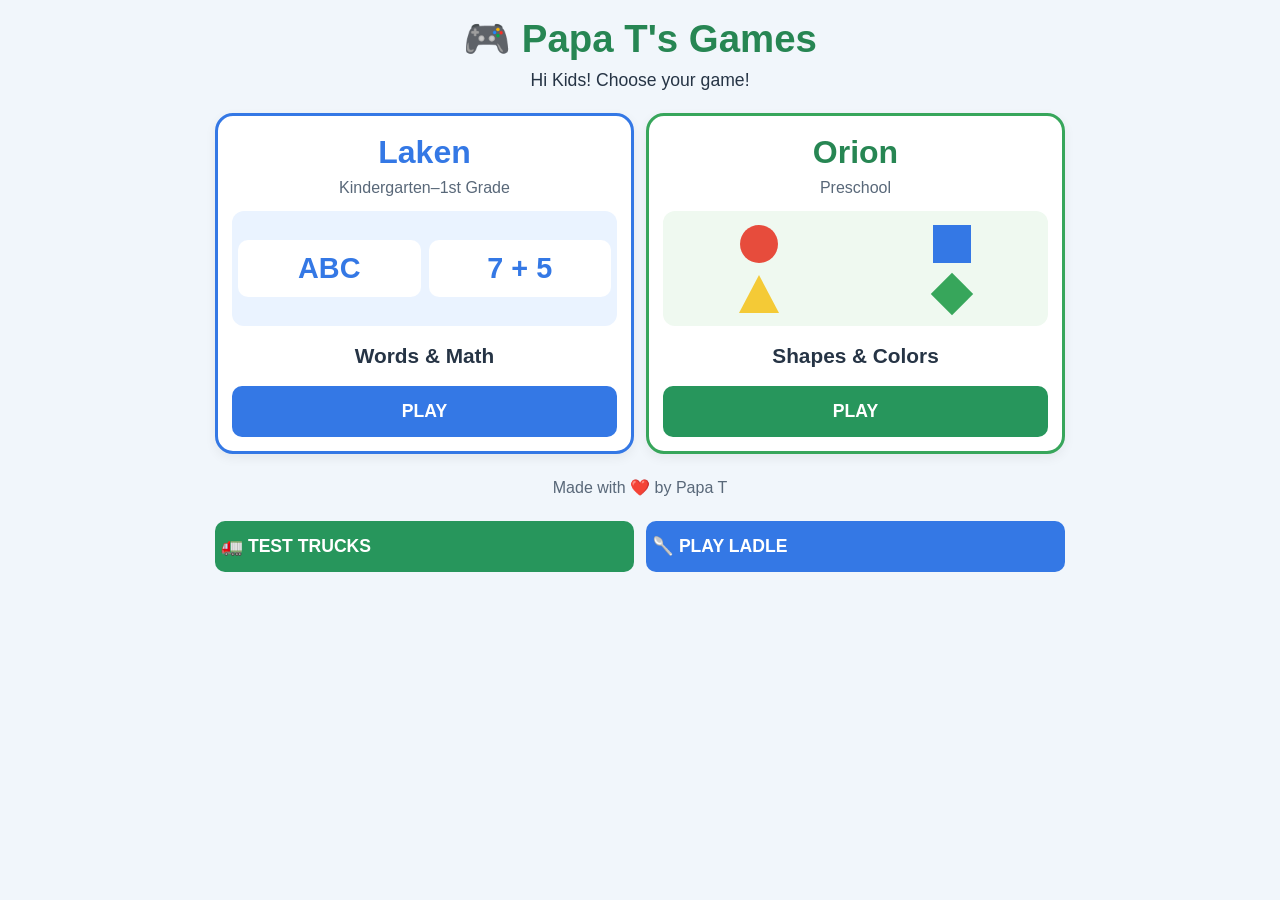
<file: index.html>
<!DOCTYPE html>
<html lang="en">
<head>
    <meta charset="UTF-8">
    <meta name="viewport"
          content="width=device-width, initial-scale=1.0">

    <title>Papa T's Games</title>
    <link rel="stylesheet" href="home.css?v=5">
</head>

<body>
    <main class="home">

        <header class="welcome">
            <h1>🎮 Papa T's Games</h1>
            <p>Hi Kids! Choose your game!</p>
        </header>

        <section class="gameCard lakenCard">
            <h2>Laken</h2>
            <p class="grade">Kindergarten–1st Grade</p>

            <div class="gamePicture lakenPicture">
                <div class="learningTile">ABC</div>
                <div class="learningTile">7 + 5</div>
            </div>

            <h3>Words &amp; Math</h3>

            <a class="playButton lakenButton"
               href="ptlg.html?student=Laken">
                PLAY
            </a>
        </section>

        <section class="gameCard orionCard">
            <h2>Orion</h2>
            <p class="grade">Preschool</p>

            <div class="gamePicture orionPicture">
                <div class="shapePictures">
                    <div class="circle"></div>
                    <div class="square"></div>
                    <div class="triangle"></div>
                    <div class="diamond"></div>
                </div>
            </div>

            <h3>Shapes &amp; Colors</h3>

            <a class="playButton orionButton"
               href="ptog.html?student=Orion">
                PLAY
            </a>

        </section>

        <footer>Made with ❤️ by Papa T</footer>

<a class="playButton orionButton"
   href="trucks.html">
    🚛 TEST TRUCKS
</a>

<a class="playButton lakenButton"
href="wordle.html">
    🥄 PLAY LADLE
</a>

    </main>
</body>
</html>
</file>
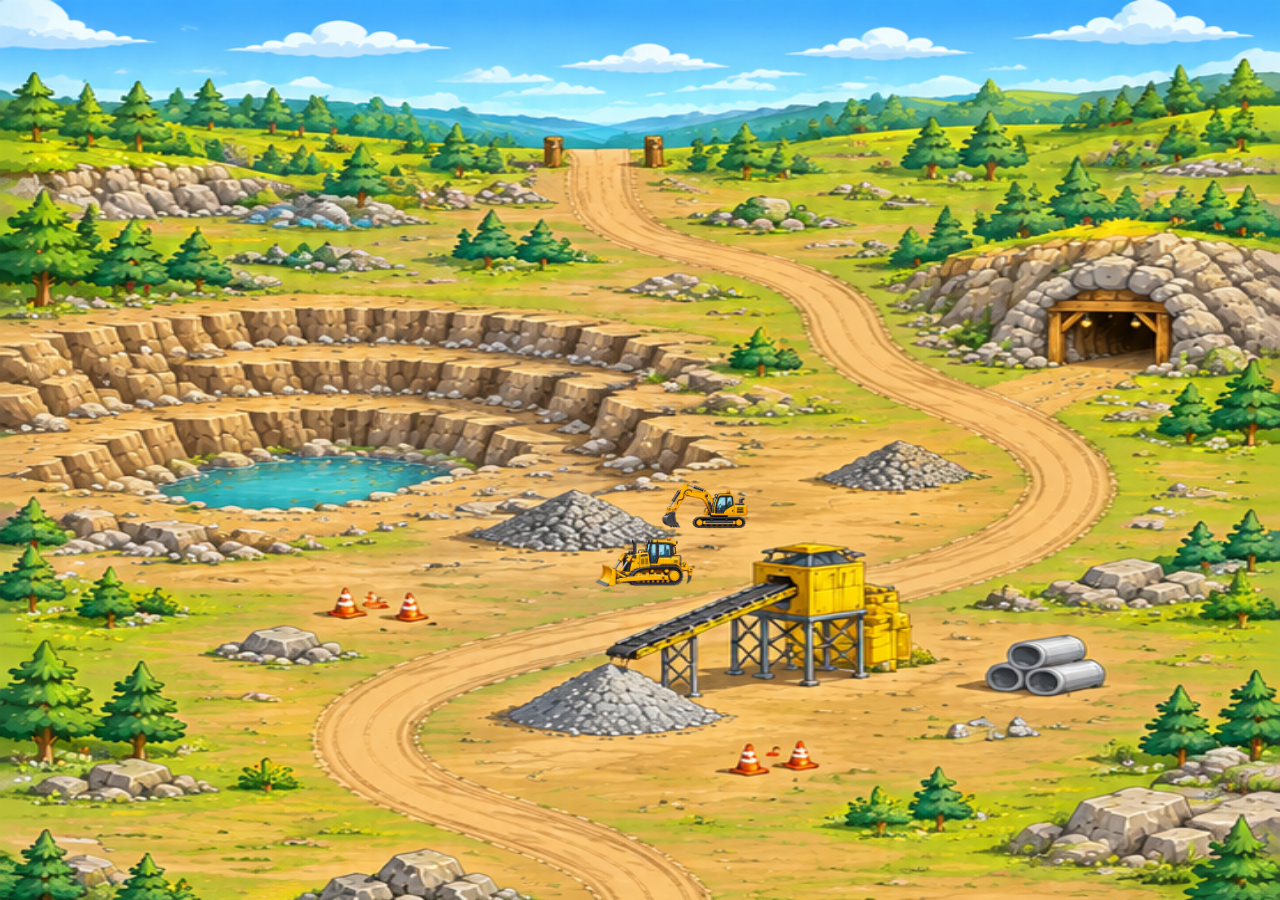
<file: construction.html>
<!DOCTYPE html>
<html lang="en">
<head>
    <meta charset="UTF-8">
    <meta name="viewport"
          content="width=device-width, initial-scale=1.0">

    <title>Papa T's Construction World</title>
    <link rel="stylesheet" href="construction.css">
</head>

<body>
    <div id="viewport">
        <div id="world">

    <section class="zone quarry-world"></section>

        </div>
    </div>

    <script src="construction.js"></script>
</body>
</html>
</file>
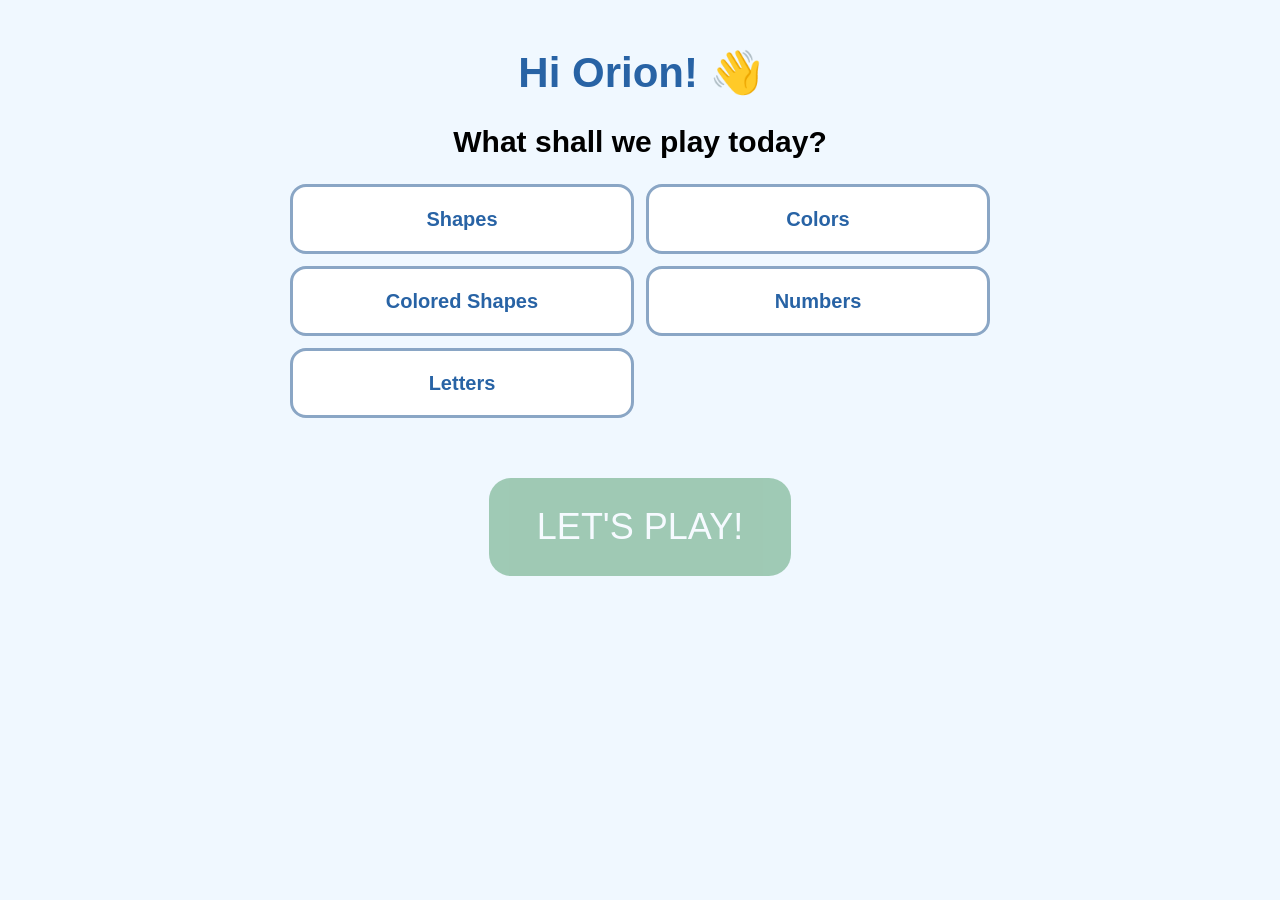
<file: ptog.html>
<!DOCTYPE html>
<html lang="en">
<head>
    <meta charset="UTF-8">
    <meta name="viewport"
          content="width=device-width, initial-scale=1.0">

    <title>Orion's Game</title>
    <link rel="stylesheet" href="ptog.css">
</head>

<body>
    <main class="game">

        <h1 id="heading">Hi Orion! 👋</h1>


        <div id="welcomeScreen">

            <h2>What shall we play today?</h2>

            <div id="activityMenu" class="activityMenu">
                <!-- Activity choices will be created from ptog.json -->
            </div>

            <button id="startButton"
                    class="gameButton"
                    type="button">
                LET'S PLAY!
            </button>

        </div>


        <div id="gameScreen" hidden>
            <h2 id="question"></h2>

            <div id="choices"></div>

            <p id="feedback" aria-live="polite"></p>
        </div>

        
        <div id="roundCompleteScreen" hidden>
            <h2>⭐ Round Complete! ⭐</h2>

            <p id="roundMessage"></p>

            <button id="playAgainButton">
                PLAY AGAIN!
            </button>
        </div>
   

    </main>

    <script src="ptog.js?v=1"></script>
</body>
</html>
</file>
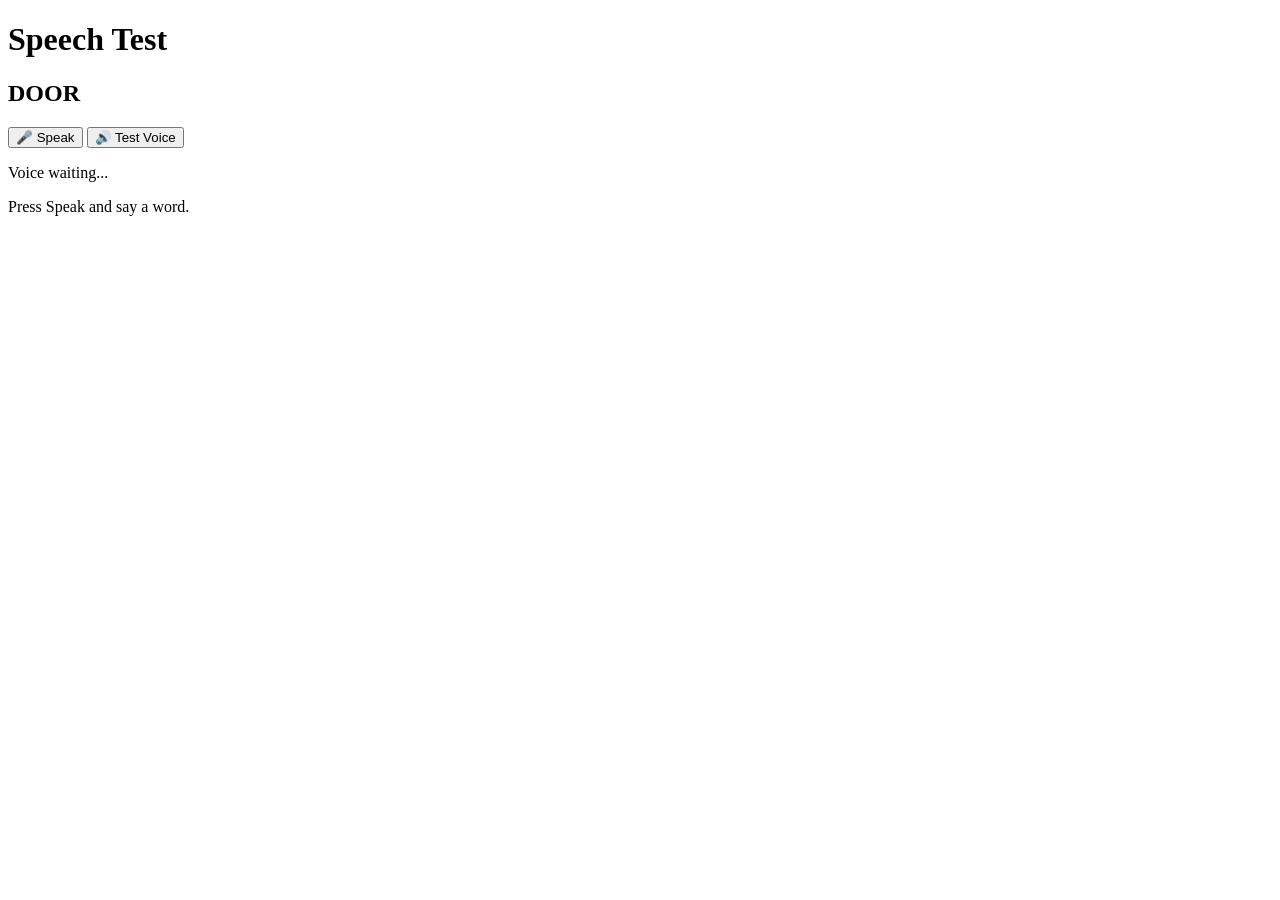
<file: speechtest.html>
<!DOCTYPE html>
<html>
<head>
    <title>Speech Test</title>
</head>

<body>

    <h1>Speech Test</h1>

    <h2 id="word">DOOR</h2>

    <button onclick="startListening()">🎤 Speak</button>

    <button id="testVoice">🔊 Test Voice</button>
    <p id="voiceStatus">Voice waiting...</p>

    <p id="status">Press Speak and say a word.</p>
    <p id="heard"></p>
    <p id="result"></p>


  <script>
    let expectedWord = "door";

    function startListening() {

        const SpeechRecognition =
            window.SpeechRecognition ||
            window.webkitSpeechRecognition;

        const recognition = new SpeechRecognition();

        recognition.lang = "en-US";
        recognition.interimResults = false;
        recognition.maxAlternatives = 1;

        document.getElementById("status").innerHTML =
            "Listening...";

        recognition.start();

        recognition.onresult = function(event) {

            let spokenWord =
                event.results[0][0].transcript;

            spokenWord = spokenWord
                .trim()
                .toLowerCase()
                .replace(/[.,!?]/g, "");

            document.getElementById("heard").innerHTML =
                "You said: " + spokenWord;

            if (spokenWord === expectedWord) {
                document.getElementById("result").innerHTML =
                    "✅ Correct!";
            }
            else {
                document.getElementById("result").innerHTML =
                    "❌ Try Again";
            }

            console.log("Expected:", expectedWord);
            console.log("Heard:", spokenWord);
        };

        recognition.onerror = function(event) {

            document.getElementById("status").innerHTML =
                "Speech error: " + event.error;

            console.log("Speech error:", event.error);
        };
    }

const testVoiceButton = document.getElementById("testVoice");
const voiceStatus = document.getElementById("voiceStatus");

testVoiceButton.addEventListener("click", function () {

    voiceStatus.textContent = "Trying to speak...";

    const message = new SpeechSynthesisUtterance(
        "Hello Laken! Papa T's learning game can talk!"
    );

    message.onstart = function () {
        voiceStatus.textContent = "Speech started!";
    };

    message.onend = function () {
        voiceStatus.textContent = "Speech finished!";
    };

    message.onerror = function (event) {
        voiceStatus.textContent = "Speech error: " + event.error;
    };

    window.speechSynthesis.cancel();
    window.speechSynthesis.speak(message);
});
</script>

</body>
</html>
</file>
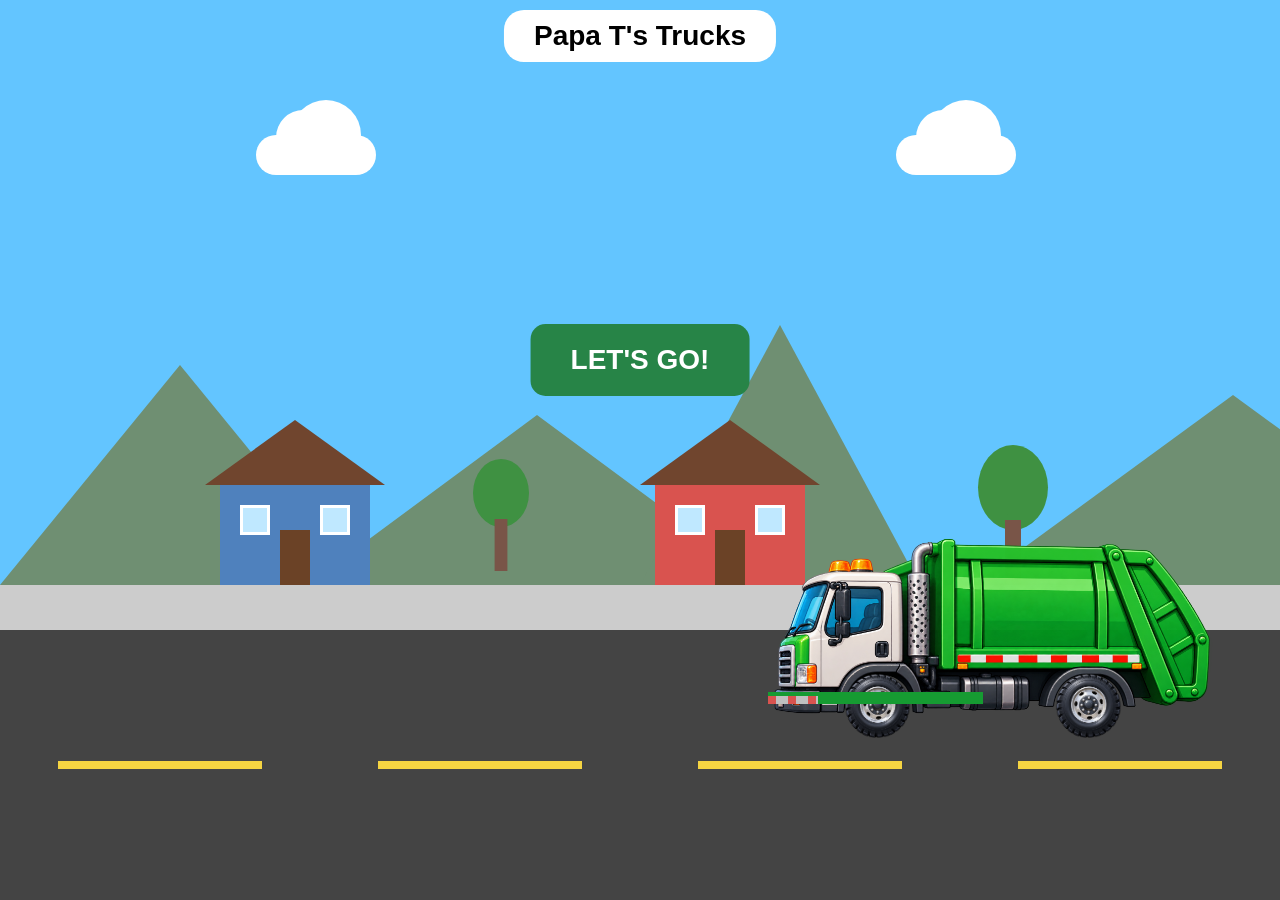
<file: trucks.html>
<!DOCTYPE html>
<html lang="en">

<head>
    <meta charset="UTF-8">

    <meta name="viewport"
          content="width=device-width, initial-scale=1.0, viewport-fit=cover">

    <meta name="apple-mobile-web-app-capable" content="yes">
    <meta name="apple-mobile-web-app-status-bar-style"
          content="black-translucent">

    <title>Papa T's Trucks</title>

    <link rel="stylesheet" href="trucks.css">
</head>

<body>

    <div id="game">

        <div id="message">Papa T's Trucks</div>
        <div id="spelledWord"></div>
        <div id="endButtons">
            <button id="playAgainButton">PLAY AGAIN</button>
            <button id="exitButton">EXIT</button>
        </div>

        <div id="world">

            <button id="startButton">LET'S GO!</button>

            <div id="sky"></div>

            <div id="clouds">
                <div class="cloud cloud1"></div>
                <div class="cloud cloud2"></div>
                <div class="cloud cloud3"></div>
                <div class="cloud cloud4"></div>
            </div>

            <div id="mountains">
                <div class="mountain mountain1"></div>
                <div class="mountain mountain2"></div>
                <div class="mountain mountain3"></div>
                <div class="mountain mountain4"></div>
                <div class="mountain mountain5"></div>
                <div class="mountain mountain6"></div>
                <div class="mountain mountain7"></div>
                <div class="mountain mountain8"></div>
            </div>

            <div id="neighborhood">

                <div class="house redHouse">
                    <div class="roof"></div>
                    <div class="houseBody">
                        <div class="window windowLeft"></div>
                        <div class="window windowRight"></div>
                        <div class="door"></div>
                    </div>
                </div>
                <div class="tree tree1">
                    <div class="treeTop"></div>
                    <div class="treeTrunk"></div>
                </div>

                <div class="tree tree2">
                    <div class="treeTop"></div>
                    <div class="treeTrunk"></div>
                </div>

                <div class="house blueHouse">
                <div class="roof"></div>
                <div class="houseBody">
                    <div class="window windowLeft"></div>
                    <div class="window windowRight"></div>
                    <div class="door"></div>
                </div>
            </div>

            </div>

            <div id="curb"></div>

            <div id="road">

                <div id="roadLines">
                    <div class="roadLine"></div>
                    <div class="roadLine"></div>
                    <div class="roadLine"></div>
                    <div class="roadLine"></div>
                    <div class="roadLine"></div>
                    <div class="roadLine"></div>
                    <div class="roadLine"></div>
                    <div class="roadLine"></div>
                </div>

            </div>

            <div id="dumpsters">
                <div class="dumpster" data-answer="4">4</div>
                <div class="dumpster" data-answer="7">7</div>
                <div class="dumpster" data-answer="9">9</div>
            </div>

            <div id="truck">

                <img id="truckBody"
                    src="images/trucks/garbage/truck-body.png"
                    alt="Garbage truck">

                <img class="wheel frontWheel"
                    src="images/trucks/garbage/truck-wheel.png"
                    alt="">

                <img class="wheel rearWheel"
                    src="images/trucks/garbage/truck-wheel.png"
                    alt="">

                <div id="pickupPoint"></div>

                <div id="loaderArm">
                    <div id="loaderForks"></div>
                </div>
             

            </div>

        </div>

    </div>



    <div id="voiceAudition"
     style="position:fixed; top:10px; right:10px;
            z-index:9999; background:white; padding:10px;
            border:2px solid red; border-radius:8px;display:none; ">

    <select id="voiceSelect"></select>
    <button id="testVoiceButton">TEST VOICE</button>

</div>

    <script src="trucks.js"></script>

</body>
</html>
</file>
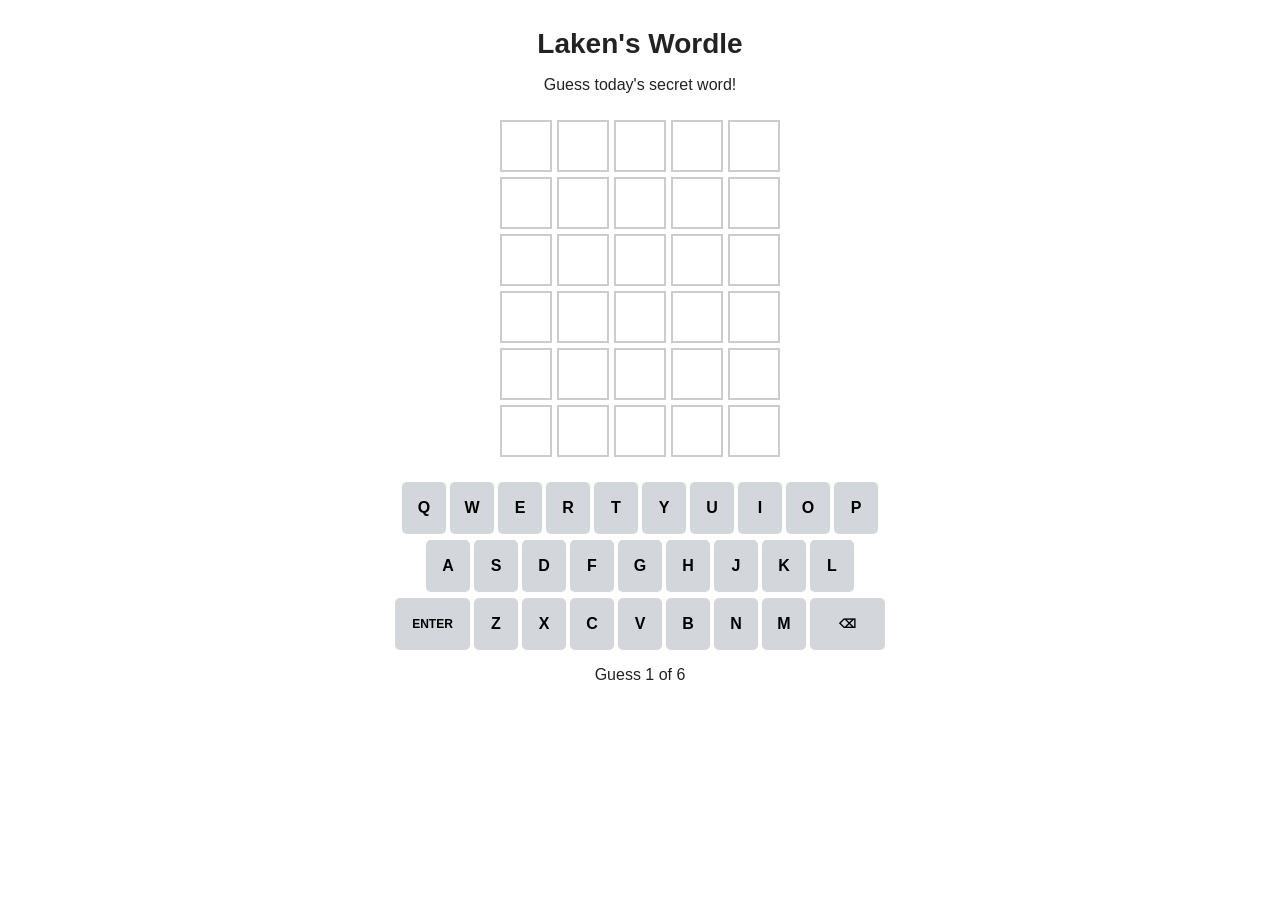
<file: wordle.html>
<!DOCTYPE html>
<html lang="en">
<head>
    <meta charset="UTF-8">
    <meta name="viewport"
          content="width=device-width, initial-scale=1.0">

    <title>Laken's Wordle</title>

    <link rel="stylesheet" href="wordle.css">
    <script src="wordle.js" defer></script>
</head>

<body>
    <main id="game">
        <h1>Laken's Wordle</h1>

        <p id="message">
            Guess today's secret word!
        </p>

        <div id="reward" style="font-size: 60px;"></div>

        <div id="wordleGrid"></div>

        <div id="keyboard"></div>

        <p id="guessCounter"></p>

        <button id="hintButton" hidden>💡 Hint</button>
        <div id="hintText" hidden></div>

    </main>
</body>
</html>
</file>
<file: home.css>
* {
    box-sizing: border-box;
}

body {
    margin: 0;
    font-family: Arial, Helvetica, sans-serif;
    background: #f1f6fb;
    color: #263445;
}

.home {
    width: min(100% - 20px, 850px);
    margin: 0 auto;
    padding: 16px 0;

    display: grid;
    grid-template-columns: repeat(2, minmax(0, 1fr));
    gap: 12px;
}

.welcome {
    grid-column: 1 / -1;
    text-align: center;
    margin-bottom: 10px;
}

.welcome h1 {
    color: #278653;
    font-size: clamp(1.6rem, 5vw, 2.4rem);
    margin: 0 0 8px;
}

.welcome p {
    font-size: 1.1rem;
    margin: 0;
}

.gameCard {
    min-width: 0;
    background: white;
    border: 3px solid;
    border-radius: 18px;
    padding: 14px;

    display: flex;
    flex-direction: column;
    align-items: center;
    text-align: center;

    box-shadow: 0 4px 12px rgba(0,0,0,.06);
}

.lakenCard {
    border-color: #3478e5;
}

.orionCard {
    border-color: #37a65b;
}

.gameCard h2 {
    font-size: clamp(1.4rem, 4vw, 2rem);
    margin: 4px 0;
}

.lakenCard h2 {
    color: #3478e5;
}

.orionCard h2 {
    color: #278653;
}

.grade {
    font-size: clamp(.75rem, 2vw, 1rem);
    color: #596879;
    margin: 4px 0 14px;
}

.gamePicture {
    width: 100%;
    min-height: 115px;
    border-radius: 12px;
    padding: 12px 6px;

    display: flex;
    align-items: center;
    justify-content: center;
}

.lakenPicture {
    background: #eaf3ff;
    gap: 8px;
}

.orionPicture {
    background: #eff9f0;
}

.learningTile {
    background: white;
    color: #3478e5;
    font-weight: bold;
    font-size: clamp(1rem, 3vw, 1.8rem);
    border-radius: 10px;
    padding: 12px 6px;
    flex: 1;
}

.shapePictures {
    width: 100%;
    display: grid;
    grid-template-columns: repeat(2, 1fr);
    gap: 12px;
    justify-items: center;
    align-items: center;
}

.circle {
    width: 38px;
    height: 38px;
    background: #e74c3c;
    border-radius: 50%;
}

.square {
    width: 38px;
    height: 38px;
    background: #3478e5;
}

.triangle {
    width: 0;
    height: 0;
    border-left: 20px solid transparent;
    border-right: 20px solid transparent;
    border-bottom: 38px solid #f4ca36;
}

.diamond {
    width: 30px;
    height: 30px;
    background: #37a65b;
    transform: rotate(45deg);
}

.gameCard h3 {
    font-size: clamp(.95rem, 2.5vw, 1.3rem);
    margin: 18px 0;
}

.playButton {
    display: block;
    width: 100%;
    margin-top: auto;
    padding: 15px 6px;
    border-radius: 10px;

    color: white;
    text-decoration: none;
    font-size: 1.1rem;
    font-weight: bold;
}

.lakenButton {
    background: #3478e5;
}

.orionButton {
    background: #27965c;
}

.playButton:active {
    transform: scale(.98);
}

.playButton:focus-visible {
    outline: 3px solid #263445;
    outline-offset: 3px;
}

footer {
    grid-column: 1 / -1;
    text-align: center;
    color: #596879;
    padding: 12px;
}

@media (max-width: 400px) {
    .gameCard {
        padding: 9px;
    }

    .shapePictures {
        gap: 8px;
    }

    .gamePicture {
        min-height: 105px;
    }

    .gameCard h3 {
        margin: 12px 0;
    }
}
</file>
<file: construction.css>
* {
    box-sizing: border-box;
}

html, body {
    margin: 0;
    padding: 0;
    height: 100%;
}

#viewport {
    width: 100%;
    height: 100dvh;
    overflow-y: auto;
    overflow-x: hidden;
}

#world {
    position: relative;
    width: 100%;
    height: 300dvh;
}

.quarry-world {
    width: 100%;
    height: 100%;
    background-image: url("images/quarry-world.png");
    background-size: 100% 100%;
    background-position: center top;
    background-repeat: no-repeat;
}

.equipment {
    position: absolute;
    height: auto;
    touch-action: none;
    user-select: none;
    -webkit-user-drag: none;
}
</file>
<file: ptog.css>
body {
    margin: 0;
    font-family: Arial, sans-serif;
    background: #f0f8ff;
    text-align: center;
}

.game {
    max-width: 700px;
    margin: 0 auto;
    padding: 20px;
}

h1 {
    font-size: 42px;
    color: #2863a5;
}

h2 {
    font-size: 30px;
}

#startButton {
    margin-top: 60px;
    padding: 28px 48px;
    font-size: 36px;
    color: white;
    background: #278447;
    border: none;
    border-radius: 22px;
}

#startButton:disabled {
    opacity: 0.4;
    cursor: not-allowed;
}

#choices {
    display: flex;
    flex-wrap: wrap;
    justify-content: center;
    gap: 22px;
    margin-top: 35px;
}

.choiceButton {
    width: 140px;
    height: 150px;
    background: white;
    border: 4px solid #8aa6c5;
    border-radius: 20px;
    display: flex;
    align-items: center;
    justify-content: center;
    cursor: pointer;
    color: black;
    -webkit-text-fill-color: black;
}

.choiceButton:disabled {
    opacity: 0.65;
}

.shape {
    width: 90px;
    height: 90px;
    background: #e74c3c;
    display: flex;
    align-items: center;
    justify-content: center;
    font-size: 56px;
    font-weight: bold;
    color: black;
    }

.circle {
    border-radius: 50%;
}

.square {
    border-radius: 4px;
}

.triangle {
    background: none;
    width: 0;
    height: 0;
    border-left: 48px solid transparent;
    border-right: 48px solid transparent;
    border-bottom: 90px solid #e74c3c;
}

#feedback {
    font-size: 28px;
    font-weight: bold;
    min-height: 40px;
    color: #278447;
}


#roundCompleteScreen {
    margin-top: 50px;
}

#roundMessage {
    font-size: 28px;
}

#playAgainButton {
    padding: 28px 48px;
    font-size: 32px;
    color: white;
    background: #278447;
    border: none;
    border-radius: 22px;
}

[hidden] {
    display: none !important;
}

.diamond {
    width: 65px;
    height: 65px;
    background: #e74c3c;
    transform: rotate(45deg);
}


/* Orion's activity menu */

.activityMenu {
    display: grid;
    grid-template-columns: repeat(2, 1fr);
    gap: 12px;
    margin-top: 20px;
}

.activityButton {
    width: 100%;
    min-width: 0;
    min-height: 70px;
    margin: 0;
    padding: 10px 8px;

    background: white;
    color: #2863a5;
    border: 3px solid #8aa6c5;
    border-radius: 16px;

    font-size: clamp(16px, 4vw, 20px);
    font-weight: bold;

    display: flex;
    align-items: center;
    justify-content: center;

    cursor: pointer;
}

.activityButton.selected {
    background: #278447;
    color: white;
}

.shapesButton {
    background: #278447;
}

.numbersButton {
    background: #3478e5;
}

.menuPicture {
    font-size: clamp(22px, 6vw, 38px);
    white-space: nowrap;
}

.activityButton small {
    font-size: 14px;
}

.numbersButton:disabled {
    opacity: 0.55;
}

@media (max-width: 400px) {
    .game {
        padding: 12px;
    }

    #welcomeScreen h2 {
        font-size: 24px;
    }

    .activityMenu {
        gap: 10px;
    }
}
</file>
<file: trucks.css>
* {
    box-sizing: border-box;
}

body {
    margin: 0;
    overflow: hidden;
    font-family: Arial, sans-serif;
}

#game {
    width: 100vw;
    height: 100vh;
    position: relative;
    overflow: hidden;
}

#message {
    position: absolute;
    top: 10px;
    left: 50%;
    transform: translateX(-50%);

    z-index: 100;

    background: white;
    padding: 10px 30px;
    border-radius: 20px;

    font-size: 28px;
    font-weight: bold;
}

#startButton {
    position: absolute;
    top: 40%;
    left: 50%;
    transform: translate(-50%, -50%);

    z-index: 1000;

    padding: 20px 40px;
    font-size: 28px;
    font-weight: bold;

    background: #278447;
    color: white;

    border: none;
    border-radius: 15px;
    cursor: pointer;
}

#world {
    width: 100%;
    height: 100%;
    position: relative;
    overflow: hidden;
}

#sky {
    position: absolute;
    top: 0;
    left: 0;

    width: 100%;
    height: 65%;

    background: #63c5ff;
}

#neighborhood {
    position: absolute;
    bottom: 35%;
    left: 0;
    width: 200%;
    height: 40%;
    z-index: 5;
}

#curb {
    position: absolute;
    bottom: 30%;

    width: 100%;
    height: 5%;

    background: #cccccc;
}

#road {
    position: absolute;
    bottom: 0;

    width: 100%;
    height: 30%;

    background: #444444;

}
#roadLines {
    position: absolute;

    top: 50%;
    left: 0;

    width: 200%;
    height: 8px;

    display: flex;
    justify-content: space-around;

    transform: translateY(-50%);
}
.roadLine {
    width: 8%;
    height: 8px;

    background: #f5d442;
}

#mountains {
    position: absolute;
    bottom: 35%;
    left: 0;
    width: 200%;
    height: 35%;
    z-index: 1;
}

.mountain {
    position: absolute;
    bottom: 0;

    width: 0;
    height: 0;

    border-left: 180px solid transparent;
    border-right: 180px solid transparent;
    border-bottom: 220px solid #6f8f72;
}

    .mountain1 { left: 0%; }
    .mountain2 { left: 12%; }
    .mountain3 { left: 25%; }
    .mountain4 { left: 38%; }
    .mountain5 { left: 50%; }
    .mountain6 { left: 62%; }
    .mountain7 { left: 75%; }
    .mountain8 { left: 88%; }

    .mountain2,
.mountain6 {
    border-left-width: 230px;
    border-right-width: 230px;
    border-bottom-width: 170px;
}

.mountain3,
.mountain7 {
    border-left-width: 140px;
    border-right-width: 140px;
    border-bottom-width: 260px;
}

.mountain4,
.mountain8 {
    border-left-width: 260px;
    border-right-width: 260px;
    border-bottom-width: 190px;
}

#clouds {
    position: absolute;
    top: 15%;
    left: 0;
    width: 200%;
    height: 25%;
    z-index: 2;
}

.cloud {
    position: absolute;
    width: 120px;
    height: 40px;
    background: white;
    border-radius: 40px;
}

.cloud::before,
.cloud::after {
    content: "";
    position: absolute;
    background: white;
    border-radius: 50%;
}

.cloud::before {
    width: 55px;
    height: 55px;
    left: 20px;
    top: -25px;
}

.cloud::after {
    width: 70px;
    height: 70px;
    right: 15px;
    top: -35px;
}

.cloud1 { left: 10%; }
.cloud2 { left: 35%; }
.cloud3 { left: 60%; }
.cloud4 { left: 85%; }

#truck {
    position: absolute;

    right: 5%;
    bottom: 18%;

    width: 35vw;

    z-index: 20;
}
#truckBody {
    width: 100%;
    height: auto;

    display: block;
}
.wheel {
    position: absolute;
    width: 15%;
    height: auto;

    bottom: 0;

    z-index: 25;
}

.frontWheel {
    left: 17%;
}

.rearWheel {
    left: 64%;
}

#pickupPoint {
    position: absolute;

    left: -14%;
    bottom: 33%;

    width: 14px;
    height: 14px;

    background: transparent;
    border-radius: 50%;

    z-index: 50;
}

#loaderArm {
    position: absolute;

    right: 52%;
    bottom: 15%;

    width: 48%;
    height: 12px;

    background: #169b32;

    transform-origin: right center;

    z-index: 30;

    transform: rotate(0deg);
    transition: transform 3s ease-in-out;

}

#loaderArm.lifting {
    transform: rotate(75deg);
}


#loaderForks {
    position: absolute;
    left: -50px;
    top: 4px;

    width: 50px;
    height: 8px;

    background: repeating-linear-gradient(
        90deg,
        #d9534f 0px,
        #d9534f 8px,
        silver 8px,
        silver 20px
    );

    transform: translateX(100%);
    transition: transform 0.8s ease-out;
}

#loaderForks {
    transform-origin: center center;
}

#loaderArm.forksOut #loaderForks {
    transform: translateX(0);
}

#loaderArm.forksOut #loaderForks.dumping {
    transform: translateX(0) rotate(30deg);
}

#roadLines {
    animation: roadMove 5s linear infinite;
    animation-play-state: paused;
}

#world.driving #roadLines {
    animation-play-state: running;
}

#mountains {
    animation: mountainsMove 15s linear infinite;
    animation-play-state: paused;
}

#world.driving #mountains {
    animation-play-state: running;
}

#clouds {
    animation: cloudsMove 25s linear infinite;
    animation-play-state: paused;
}

#world.driving #clouds {
    animation-play-state: running;
}

#neighborhood {
    animation: neighborhoodMove 7s linear infinite;
    animation-play-state: paused;
}

#world.driving #neighborhood {
    animation-play-state: running;
}

#world.driving .wheel {
    animation: wheelSpin 1s linear infinite;
}

#world:not(.atStop) #dumpsters {
    display: none;
}


.house {
    position: absolute;
    bottom: 0;
    width: 180px;
    height: 150px;
}

.redHouse {
    left: 25%;
}
.blueHouse {
    left: 8%;
}

.houseBody {
    position: absolute;
    bottom: 0;
    left: 15px;
    width: 150px;
    height: 100px;
    background: #d9534f;
}

.redHouse .houseBody {
    background: #d9534f;
}

.blueHouse .houseBody {
    background: #4f81bd;
}

.roof {
    position: absolute;
    bottom: 100px;
    left: 0;

    width: 0;
    height: 0;

    border-left: 90px solid transparent;
    border-right: 90px solid transparent;
    border-bottom: 65px solid #70452e;
}
.window {
    position: absolute;
    top: 20px;
    width: 30px;
    height: 30px;
    background: #bfe8ff;
    border: 3px solid white;
}

.windowLeft {
    left: 20px;
}

.windowRight {
    right: 20px;
}

.door {
    position: absolute;
    bottom: 0;
    left: 60px;
    width: 30px;
    height: 55px;
    background: #6b4226;
}

.tree {
    position: absolute;
    bottom: 0;
    width: 80px;
    height: 140px;
}

.tree1 {
    left: 38%;
}

.tree2 {
    left: 18%;
    transform: scale(0.8);
}

.treeTrunk {
    position: absolute;
    bottom: 0;
    left: 32px;
    width: 16px;
    height: 65px;
    background: #795548;
}

.treeTop {
    position: absolute;
    top: 0;
    left: 5px;
    width: 70px;
    height: 85px;
    background: #3f9142;
    border-radius: 50%;
}

#dumpsters {
    position: absolute;
    left: 12%;
    bottom: 32%;
    width: 30%;
    display: flex;
    gap: 18px;
    z-index: 15;
}

.dumpster {
    width: 90px;
    height: 75px;
    background: #356b3f;
    border: 4px solid #24492b;
    border-radius: 6px 6px 12px 12px;

    display: flex;
    align-items: center;
    justify-content: center;

    font-size: 42px;
    font-weight: bold;
    color: white;
}
.dumpster.selected {
    animation: moveToTruck 2s forwards;
}

.dumpster.wrongChoice {
    opacity: 0;
    transition: opacity 0.5s;
}

@keyframes moveToTruck {
    from {
        transform: translate(0, 0);
    }

    to {
        transform: translate(
            var(--move-x),
            var(--move-y)
        );
    }
}


@keyframes wheelSpin {
    from {
        transform: rotate(0deg);
    }

    to {
        transform: rotate(-360deg);
    }
}

@keyframes roadMove {
    from {
        transform: translate(-50%, -50%);
    }

    to {
        transform: translate(0, -50%);
    }
}


@keyframes mountainsMove {
    from {
        transform: translateX(-50%);
    }

    to {
        transform: translateX(0);
    }
}

@keyframes cloudsMove {
    from {
        transform: translateX(-50%);
    }

    to {
        transform: translateX(0);
    }
}

@keyframes neighborhoodMove {
    from {
        transform: translateX(-50%);
    }

    to {
        transform: translateX(50%);
    }
}

.dumpedNumber {
    position: absolute;
    font-size: 42px;
    font-weight: bold;
    color: white;
    z-index: 40;
    pointer-events: none;

    animation: fallIntoTruck 1s ease-in forwards;
}

@keyframes fallIntoTruck {
    0% {
        transform: translate(0, 0) rotate(0deg);
        opacity: 1;
    }

    40% {
        transform: translate(25px, 35px) rotate(90deg);
        opacity: 1;
    }

    100% {
        transform: translate(60px, 110px) rotate(270deg);
        opacity: 0;
    }
}

#spelledWord {
    display: none;
    position: absolute;
    top: 15%;
    left: 50%;
    transform: translateX(-50%);
    z-index: 200;

    gap: 12px;
    justify-content: center;
}

.spelledLetter {
    font-size: clamp(36px, 6vw, 80px);
    font-weight: bold;
    color: white;
    background: #278447;
    padding: 10px 18px;
    border-radius: 12px;
}

#endButtons {
    display: none;

    position: absolute;
    top: 33%;
    left: 50%;
    transform: translateX(-50%);

    z-index: 200;

    gap: 20px;
    justify-content: center;
}

#endButtons button {
    padding: 12px 24px;
    font-size: clamp(18px, 2.5vw, 26px);
    font-weight: bold;

    border: none;
    border-radius: 12px;
    cursor: pointer;
}

#playAgainButton {
    background: #278447;
    color: white;
}

#exitButton {
    background: white;
    color: #333;
}
/* Smaller end-game message on iPhone-sized screens */
@media (max-width: 900px) and (orientation: landscape) {

    #world.gameComplete #message {
        font-size: clamp(14px, 2.5vw, 22px);
        white-space: nowrap;
        padding: 8px 15px;
        max-width: 95vw;
    }

}
</file>
<file: wordle.css>
/* Laken's Personal Wordle */

* {
    box-sizing: border-box;
}

body {
    margin: 0;
    padding: 16px;
    font-family: Arial, sans-serif;
    background-color: #ffffff;
    color: #222222;
}

#game {
    max-width: 500px;
    margin: 0 auto;
    text-align: center;
}

h1 {
    margin: 12px 0;
    font-size: 28px;
}

#message {
    min-height: 24px;
    margin-bottom: 20px;
}

#reward {
    font-size: 60px;
    text-align: center;
    margin: 10px 0;
}

#reward:empty {
    display: none;
}

/* Puzzle grid */

#wordleGrid {
    display: grid;
    gap: 5px;
    justify-content: center;
    margin: 20px auto;
}

.tile {
    width: 52px;
    height: 52px;
    border: 2px solid #cccccc;

    display: flex;
    align-items: center;
    justify-content: center;

    font-size: 28px;
    font-weight: bold;
    text-transform: uppercase;
}

.tile.green {
    background-color: #6aaa64;
    color: white;
    border-color: #6aaa64;
}

.tile.yellow {
    background-color: #c9b458;
    color: white;
    border-color: #c9b458;
}

.tile.gray {
    background-color: #787c7e;
    color: white;
    border-color: #787c7e;
}

/* On-screen keyboard */

#keyboard {
    margin-top: 25px;
}

.keyboardRow {
    display: flex;
    justify-content: center;
    gap: 4px;
    margin-bottom: 6px;
}

.key {
    flex: 1;
    max-width: 44px;
    height: 52px;

    border: none;
    border-radius: 5px;

    background-color: #d3d6da;
    font-size: 16px;
    font-weight: bold;
    cursor: pointer;
    touch-action: manipulation;
}

.key.special {
    max-width: 75px;
    font-size: 12px;
}

.key.green {
    background-color: #6aaa64;
    color: white;
}

.key.yellow {
    background-color: #c9b458;
    color: white;
}

.key.gray {
    background-color: #787c7e;
    color: white;
}
</file>
